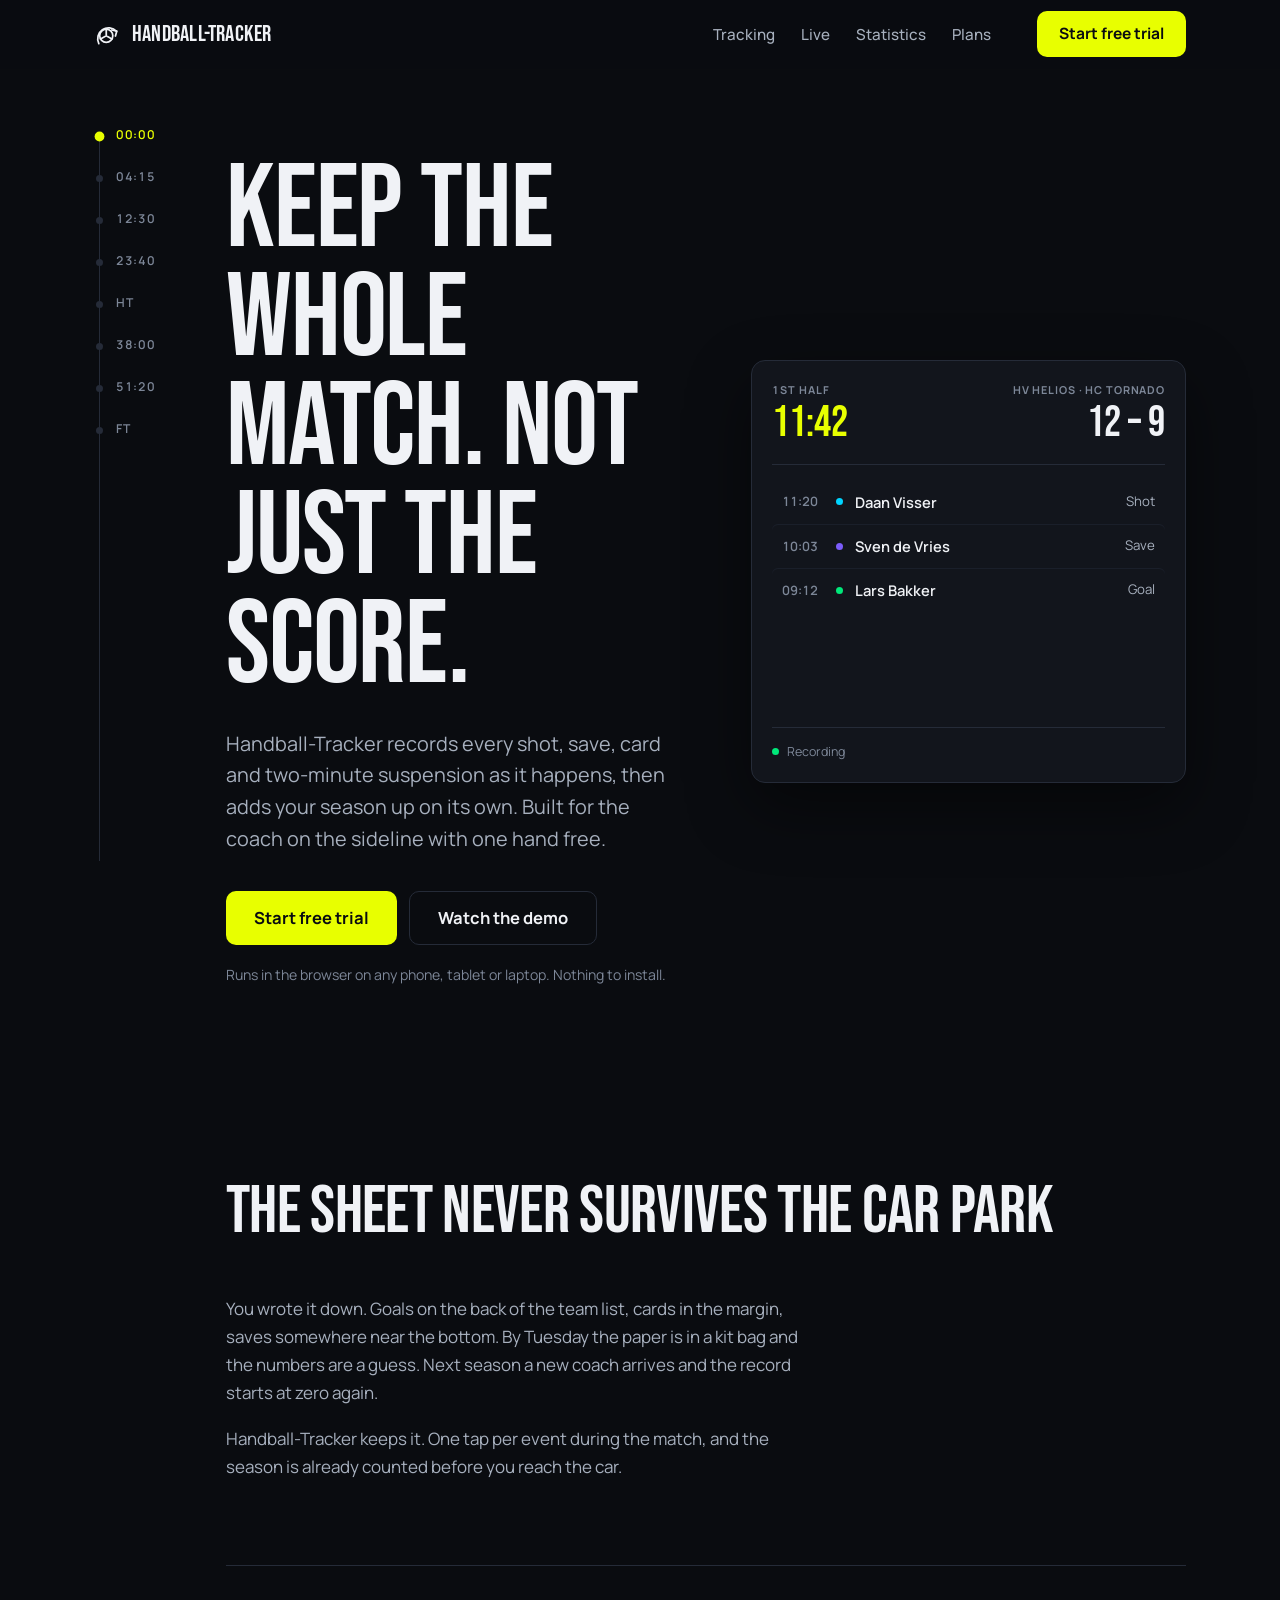
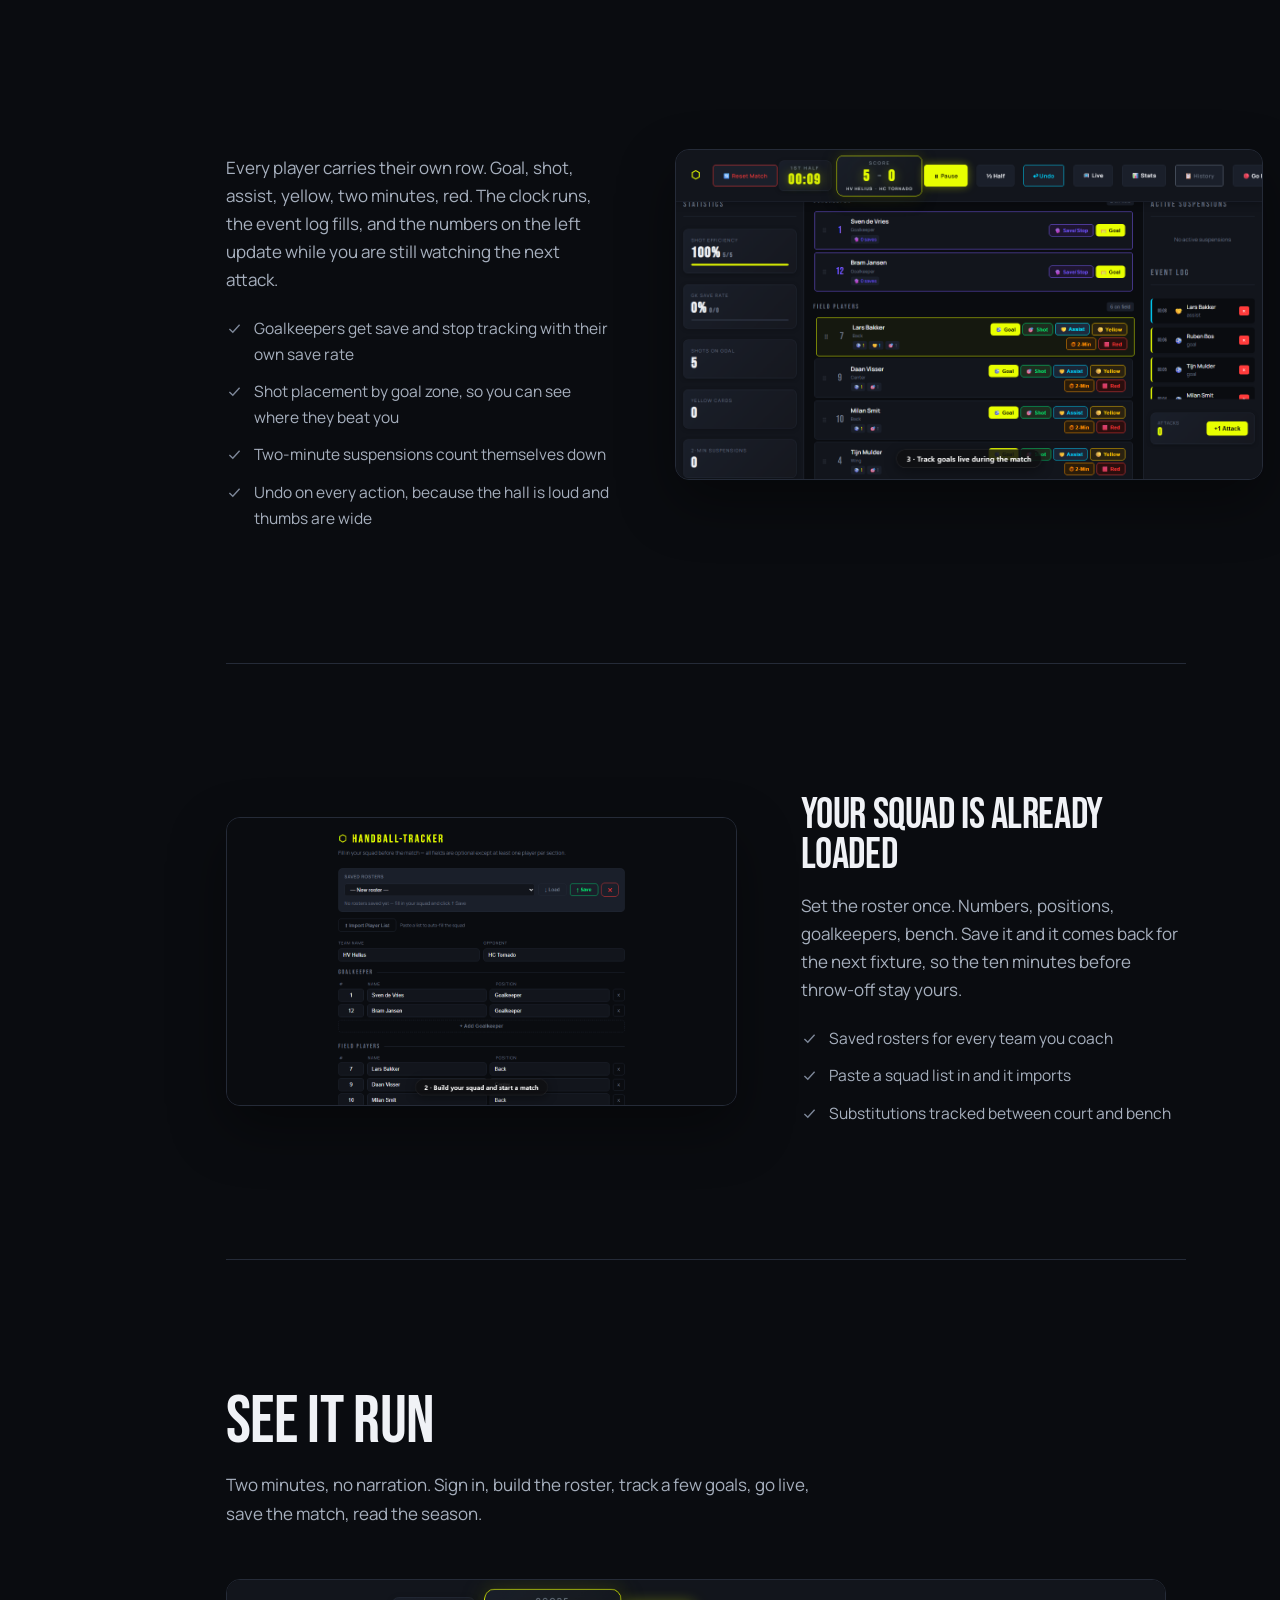
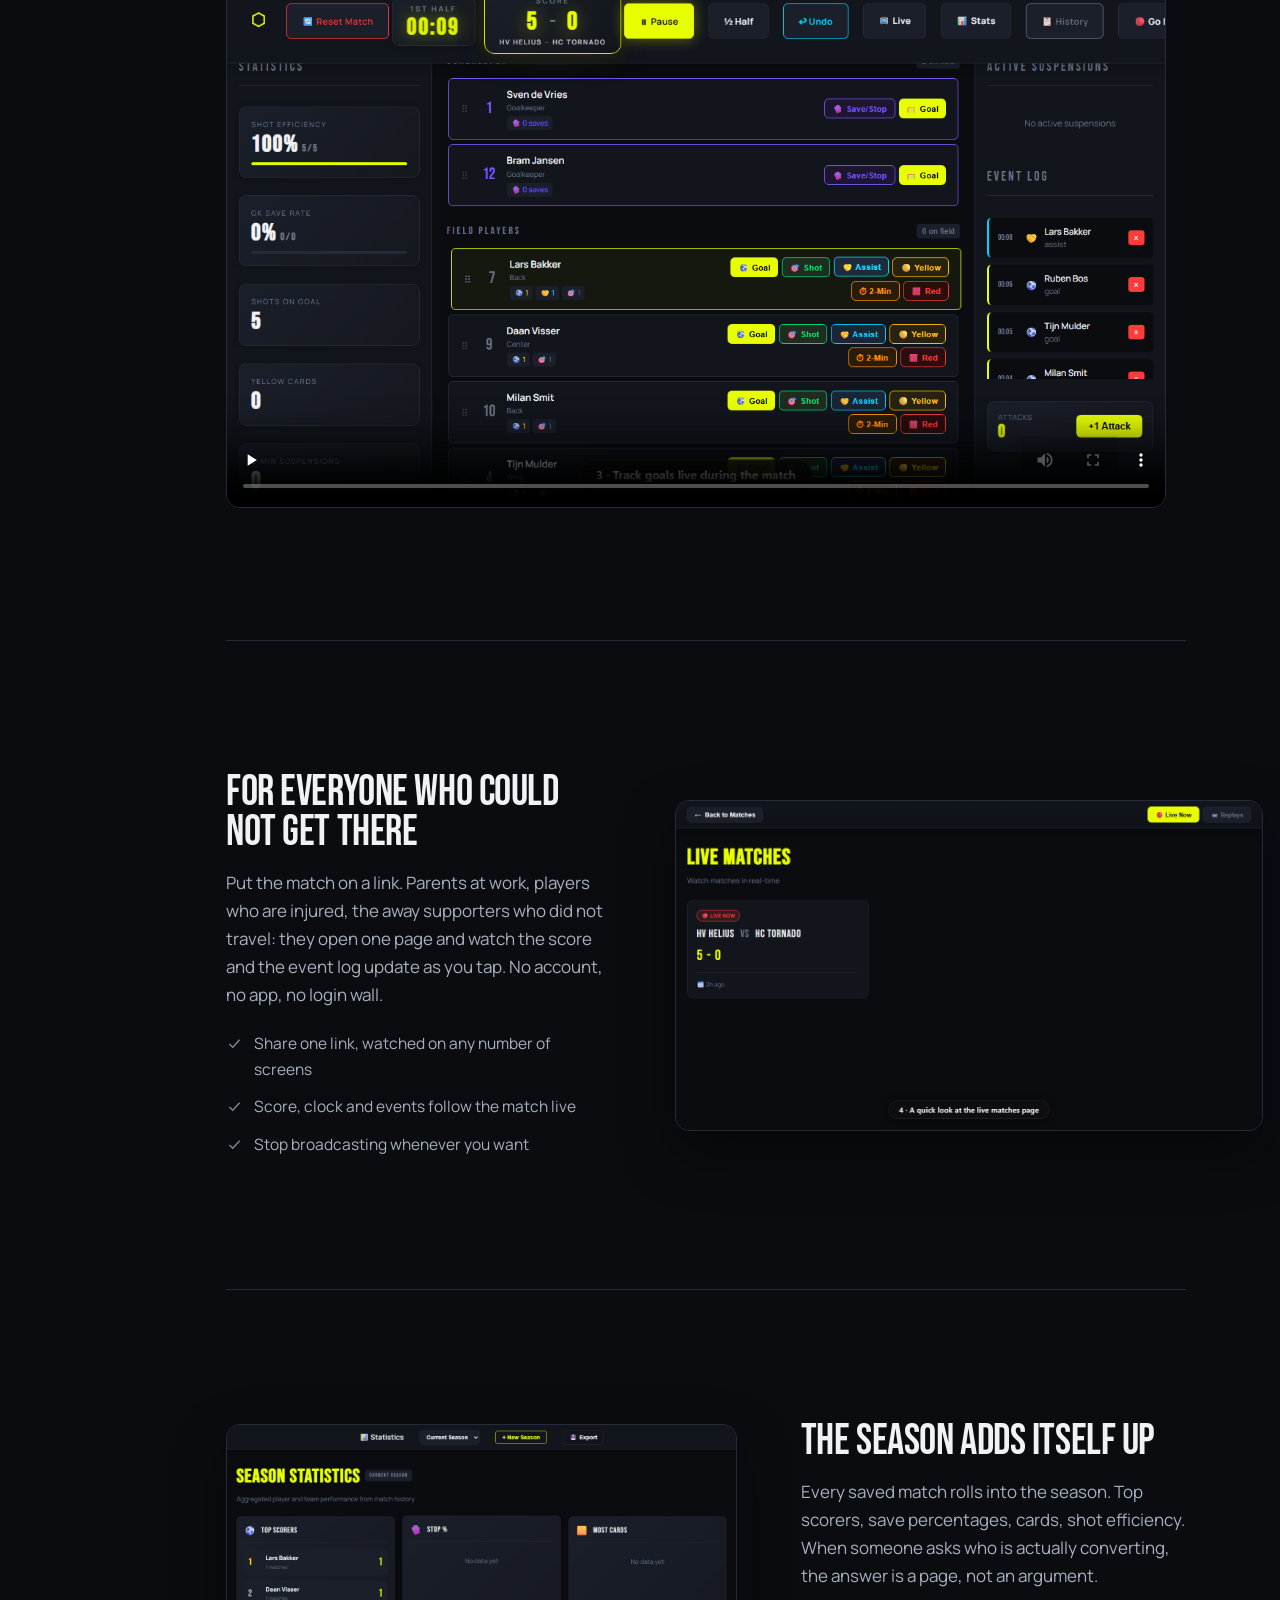
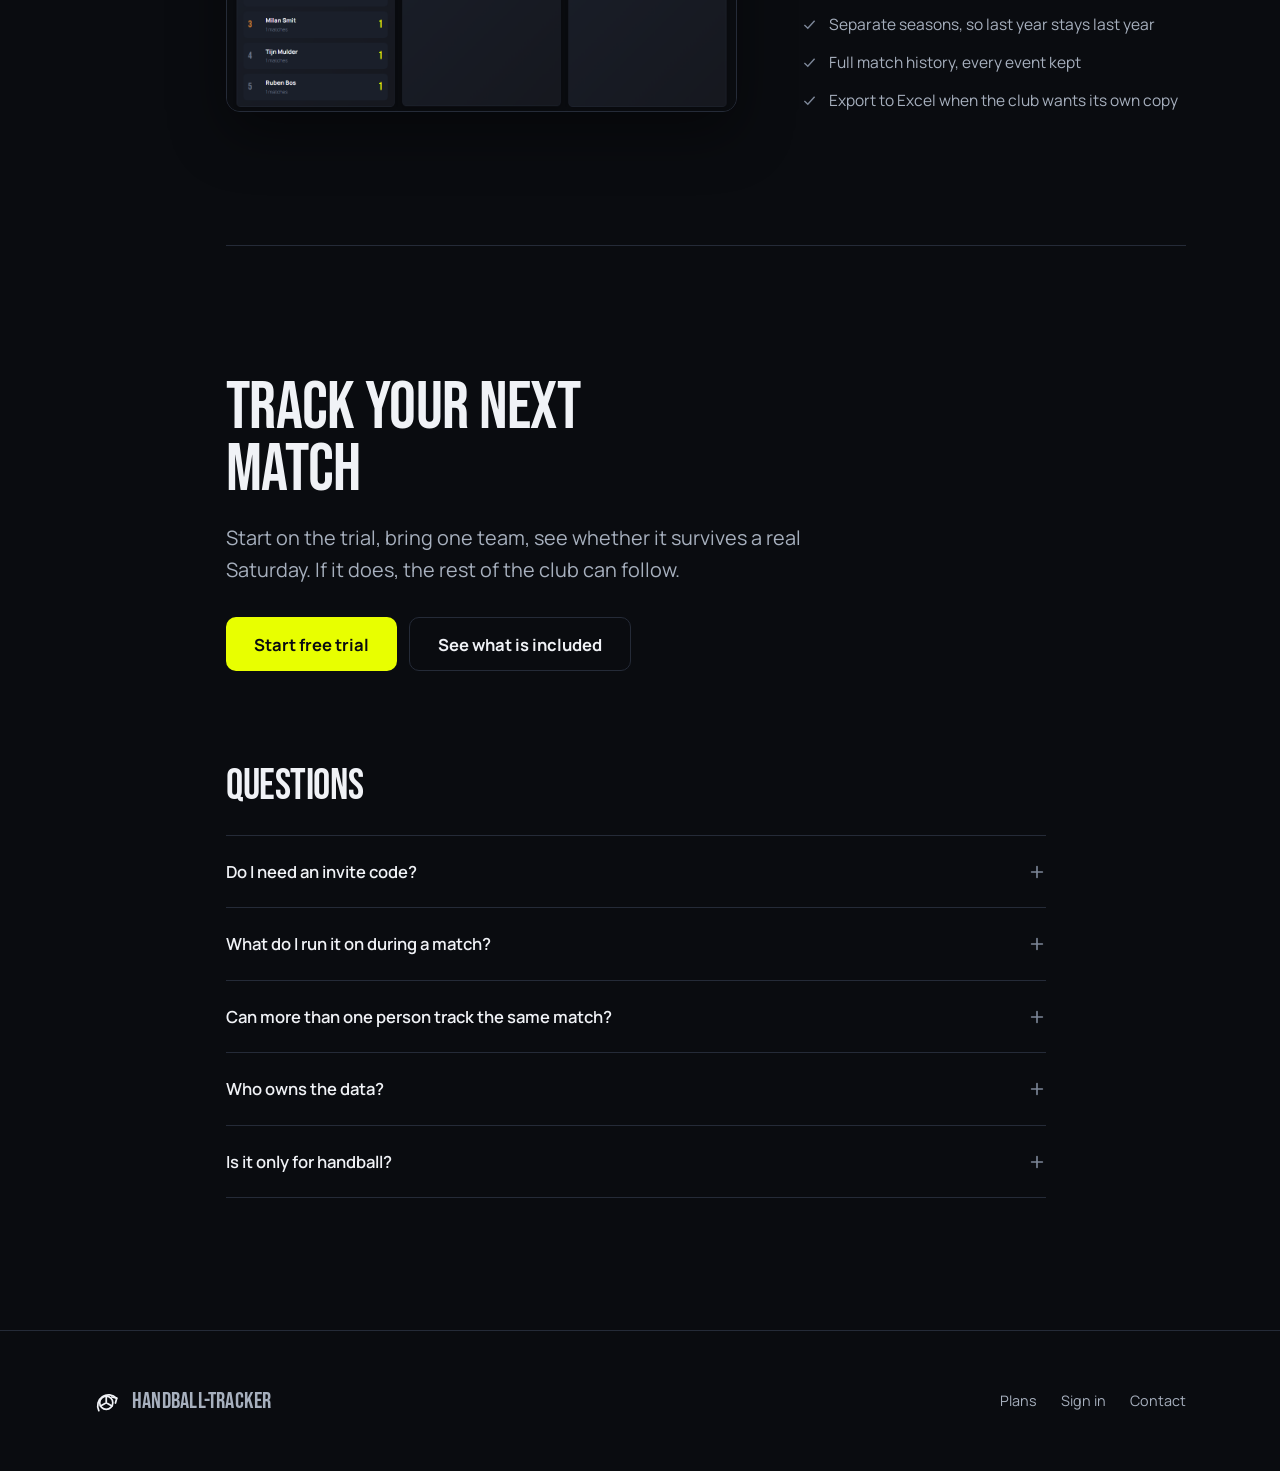
<file: site/index.html>
<!DOCTYPE html>
<html lang="en">
<head>
<meta charset="UTF-8">
<meta name="viewport" content="width=device-width, initial-scale=1">
<title>Handball-Tracker | Keep the whole match, not just the score</title>
<meta name="description" content="Handball-Tracker records every shot, save, card and suspension as it happens, then turns your season into statistics you can use. Built for the coach on the sideline.">

<meta property="og:title" content="Handball-Tracker">
<meta property="og:description" content="Keep the whole match, not just the score. Live match tracking, live broadcast, and season statistics for handball coaches and clubs.">
<meta property="og:type" content="website">

<link rel="icon" href="data:image/svg+xml,%3Csvg xmlns='http://www.w3.org/2000/svg' viewBox='0 0 32 32' fill='none' stroke='%23e8ff00' stroke-width='2.4' stroke-linecap='round' stroke-linejoin='round'%3E%3Ccircle cx='14' cy='18' r='7.5'/%3E%3Cpath d='M14 18V10.5M14 18l-6.5 3.75M14 18l6.5 3.75'/%3E%3Cpath d='M5.5 27A12.5 12.5 0 0 1 25.8 12.9'/%3E%3Cpath d='M20.4 11.4l5.6 1.4-1.5 5.5'/%3E%3C/svg%3E">

<link rel="preconnect" href="https://fonts.googleapis.com">
<link rel="preconnect" href="https://fonts.gstatic.com" crossorigin>
<link href="https://fonts.googleapis.com/css2?family=Bebas+Neue&family=Manrope:wght@400;500;600;700;800&display=swap" rel="stylesheet">
<link rel="stylesheet" href="site.css">
</head>
<body>

<a class="skip-link" href="#main">Skip to content</a>

<header class="nav" id="nav">
  <div class="shell nav-inner">
    <a class="brand" href="index.html">
      <svg viewBox="0 0 32 32" fill="none" stroke="currentColor" stroke-width="2" stroke-linecap="round" stroke-linejoin="round" aria-hidden="true">
        <circle cx="14" cy="18" r="7.5"/>
        <path d="M14 18V10.5M14 18l-6.5 3.75M14 18l6.5 3.75"/>
        <path d="M5.5 27A12.5 12.5 0 0 1 25.8 12.9"/>
        <path d="M20.4 11.4l5.6 1.4-1.5 5.5"/>
      </svg>
      <span class="brand-word">Handball-Tracker</span>
    </a>
    <ul class="nav-links">
      <li><a href="#tracking">Tracking</a></li>
      <li><a href="#live">Live</a></li>
      <li><a href="#stats">Statistics</a></li>
      <li><a href="pricing.html">Plans</a></li>
    </ul>
    <a class="btn btn-primary" href="../index.html">Start free trial</a>
  </div>
</header>

<main id="main">
<div class="shell rail-grid">

  <!-- ------------------------------------------------------ rail -->
  <nav class="rail" aria-label="Page sections">
    <ul class="rail-list" id="rail">
      <li class="rail-item" data-for="throwoff">00:00</li>
      <li class="rail-item" data-for="problem">04:15</li>
      <li class="rail-item" data-for="tracking">12:30</li>
      <li class="rail-item" data-for="squad">23:40</li>
      <li class="rail-item" data-for="demo">HT</li>
      <li class="rail-item" data-for="live">38:00</li>
      <li class="rail-item" data-for="stats">51:20</li>
      <li class="rail-item" data-for="fulltime">FT</li>
    </ul>
  </nav>

  <div>

    <!-- ---------------------------------------------------- hero -->
    <section class="hero" id="throwoff">
      <span class="stamp">00:00 &middot; THROW-OFF</span>
      <div class="hero-grid">
        <div>
          <h1 class="display d-hero" data-reveal>Keep the whole match. Not just the score.</h1>
          <p class="lede reveal-d1" data-reveal>
            Handball-Tracker records every shot, save, card and two-minute suspension as it
            happens, then adds your season up on its own. Built for the coach on the sideline
            with one hand free.
          </p>
          <div class="hero-cta reveal-d2" data-reveal>
            <a class="btn btn-primary btn-lg" href="../index.html">Start free trial</a>
            <a class="btn btn-ghost btn-lg" href="#demo">Watch the demo</a>
          </div>
          <p class="hero-note reveal-d2" data-reveal>
            Runs in the browser on any phone, tablet or laptop. Nothing to install.
          </p>
        </div>

        <!-- live board: the product demonstrating itself -->
        <div class="board reveal-d3" data-reveal aria-hidden="true">
          <div class="board-top">
            <div>
              <div class="board-half" id="boardHalf">1ST HALF</div>
              <div class="board-clock tnum" id="boardClock">00:00</div>
            </div>
            <div class="board-score">
              <div class="t">HV HELIOS &middot; HC TORNADO</div>
              <div class="n tnum"><span id="scoreHome">0</span> &ndash; <span id="scoreAway">0</span></div>
            </div>
          </div>
          <ul class="board-log" id="boardLog"></ul>
          <div class="board-foot">
            <span class="pulse"></span>
            <span id="boardFoot">Recording</span>
          </div>
        </div>
      </div>
    </section>

    <!-- ------------------------------------------------- problem -->
    <section class="sec sec-tight" id="problem">
      <span class="stamp">04:15</span>
      <div class="sec-head">
        <h2 class="display d-1" data-reveal>The sheet never survives the car park</h2>
      </div>
      <p class="reveal-d1" data-reveal>
        You wrote it down. Goals on the back of the team list, cards in the margin, saves
        somewhere near the bottom. By Tuesday the paper is in a kit bag and the numbers are a
        guess. Next season a new coach arrives and the record starts at zero again.
      </p>
      <p class="reveal-d1" data-reveal style="margin-top:18px">
        Handball-Tracker keeps it. One tap per event during the match, and the season is already
        counted before you reach the car.
      </p>
    </section>

    <!-- ------------------------------------------------ tracking -->
    <section class="sec" id="tracking">
      <span class="stamp">12:30</span>
      <div class="feat">
        <div class="feat-copy">
          <h3 class="display d-2" data-reveal>One tap per event</h3>
          <p class="reveal-d1" data-reveal>
            Every player carries their own row. Goal, shot, assist, yellow, two minutes, red.
            The clock runs, the event log fills, and the numbers on the left update while you
            are still watching the next attack.
          </p>
          <ul class="list reveal-d2" data-reveal>
            <li><svg viewBox="0 0 20 20" fill="none" stroke="currentColor" stroke-width="1.6" aria-hidden="true"><path d="M4 10.5l4 4 8-9"/></svg>Goalkeepers get save and stop tracking with their own save rate</li>
            <li><svg viewBox="0 0 20 20" fill="none" stroke="currentColor" stroke-width="1.6" aria-hidden="true"><path d="M4 10.5l4 4 8-9"/></svg>Shot placement by goal zone, so you can see where they beat you</li>
            <li><svg viewBox="0 0 20 20" fill="none" stroke="currentColor" stroke-width="1.6" aria-hidden="true"><path d="M4 10.5l4 4 8-9"/></svg>Two-minute suspensions count themselves down</li>
            <li><svg viewBox="0 0 20 20" fill="none" stroke="currentColor" stroke-width="1.6" aria-hidden="true"><path d="M4 10.5l4 4 8-9"/></svg>Undo on every action, because the hall is loud and thumbs are wide</li>
          </ul>
        </div>
        <div class="shot bleed-r reveal-d2" data-reveal>
          <img src="img/3-goals.png" width="1280" height="720" loading="lazy" decoding="async"
               alt="Match screen mid-game: a running clock, a 5 to 0 score, one row per player with goal, shot, assist and card buttons, and a minute-stamped event log down the right side.">
        </div>
      </div>
    </section>

    <!-- --------------------------------------------------- squad -->
    <section class="sec" id="squad">
      <span class="stamp">23:40</span>
      <div class="feat feat-flip">
        <div class="feat-copy">
          <h3 class="display d-2" data-reveal>Your squad is already loaded</h3>
          <p class="reveal-d1" data-reveal>
            Set the roster once. Numbers, positions, goalkeepers, bench. Save it and it comes
            back for the next fixture, so the ten minutes before throw-off stay yours.
          </p>
          <ul class="list reveal-d2" data-reveal>
            <li><svg viewBox="0 0 20 20" fill="none" stroke="currentColor" stroke-width="1.6" aria-hidden="true"><path d="M4 10.5l4 4 8-9"/></svg>Saved rosters for every team you coach</li>
            <li><svg viewBox="0 0 20 20" fill="none" stroke="currentColor" stroke-width="1.6" aria-hidden="true"><path d="M4 10.5l4 4 8-9"/></svg>Paste a squad list in and it imports</li>
            <li><svg viewBox="0 0 20 20" fill="none" stroke="currentColor" stroke-width="1.6" aria-hidden="true"><path d="M4 10.5l4 4 8-9"/></svg>Substitutions tracked between court and bench</li>
          </ul>
        </div>
        <div class="shot reveal-d2" data-reveal>
          <img src="img/2-roster.png" width="1280" height="720" loading="lazy" decoding="async"
               alt="Roster setup screen listing players with shirt numbers and positions, goalkeepers grouped separately from field players.">
        </div>
      </div>
    </section>

    <!-- ---------------------------------------------------- demo -->
    <section class="sec" id="demo">
      <span class="stamp">HT &middot; HALFTIME</span>
      <div class="sec-head">
        <h2 class="display d-1" data-reveal>See it run</h2>
        <p class="reveal-d1" data-reveal>
          Two minutes, no narration. Sign in, build the roster, track a few goals, go live, save
          the match, read the season.
        </p>
      </div>
      <div class="video-wrap reveal-d2" data-reveal>
        <video controls preload="none" poster="img/3-goals.png"
               aria-label="Silent walkthrough of Handball-Tracker, from sign in to season statistics">
          <source src="img/demo.webm" type="video/webm">
          Your browser cannot play this video. The walkthrough covers sign in, roster setup,
          live goal tracking, broadcasting, saving a match and reading season statistics.
        </video>
      </div>
    </section>

    <!-- ---------------------------------------------------- live -->
    <section class="sec" id="live">
      <span class="stamp">38:00</span>
      <div class="feat">
        <div class="feat-copy">
          <h3 class="display d-2" data-reveal>For everyone who could not get there</h3>
          <p class="reveal-d1" data-reveal>
            Put the match on a link. Parents at work, players who are injured, the away
            supporters who did not travel: they open one page and watch the score and the event
            log update as you tap. No account, no app, no login wall.
          </p>
          <ul class="list reveal-d2" data-reveal>
            <li><svg viewBox="0 0 20 20" fill="none" stroke="currentColor" stroke-width="1.6" aria-hidden="true"><path d="M4 10.5l4 4 8-9"/></svg>Share one link, watched on any number of screens</li>
            <li><svg viewBox="0 0 20 20" fill="none" stroke="currentColor" stroke-width="1.6" aria-hidden="true"><path d="M4 10.5l4 4 8-9"/></svg>Score, clock and events follow the match live</li>
            <li><svg viewBox="0 0 20 20" fill="none" stroke="currentColor" stroke-width="1.6" aria-hidden="true"><path d="M4 10.5l4 4 8-9"/></svg>Stop broadcasting whenever you want</li>
          </ul>
        </div>
        <div class="shot bleed-r reveal-d2" data-reveal>
          <img src="img/4b-livepage.png" width="1280" height="720" loading="lazy" decoding="async"
               alt="Public live page showing the current score and a running list of match events, viewed by a follower with no account.">
        </div>
      </div>
    </section>

    <!-- --------------------------------------------------- stats -->
    <section class="sec" id="stats">
      <span class="stamp">51:20</span>
      <div class="feat feat-flip">
        <div class="feat-copy">
          <h3 class="display d-2" data-reveal>The season adds itself up</h3>
          <p class="reveal-d1" data-reveal>
            Every saved match rolls into the season. Top scorers, save percentages, cards, shot
            efficiency. When someone asks who is actually converting, the answer is a page, not
            an argument.
          </p>
          <ul class="list reveal-d2" data-reveal>
            <li><svg viewBox="0 0 20 20" fill="none" stroke="currentColor" stroke-width="1.6" aria-hidden="true"><path d="M4 10.5l4 4 8-9"/></svg>Separate seasons, so last year stays last year</li>
            <li><svg viewBox="0 0 20 20" fill="none" stroke="currentColor" stroke-width="1.6" aria-hidden="true"><path d="M4 10.5l4 4 8-9"/></svg>Full match history, every event kept</li>
            <li><svg viewBox="0 0 20 20" fill="none" stroke="currentColor" stroke-width="1.6" aria-hidden="true"><path d="M4 10.5l4 4 8-9"/></svg>Export to Excel when the club wants its own copy</li>
          </ul>
        </div>
        <div class="shot reveal-d2" data-reveal>
          <img src="img/6-stats.png" width="1280" height="720" loading="lazy" decoding="async"
               alt="Season statistics page with a top scorers table, goalkeeper stop percentage and a most cards panel.">
        </div>
      </div>
    </section>

    <!-- ------------------------------------------------ fulltime -->
    <section class="sec" id="fulltime">
      <span class="stamp">FT &middot; FULL TIME</span>

      <div class="closing">
        <h2 class="display d-1" data-reveal>Track your next match</h2>
        <p class="lede reveal-d1" data-reveal style="margin-top:20px">
          Start on the trial, bring one team, see whether it survives a real Saturday. If it
          does, the rest of the club can follow.
        </p>
        <div class="hero-cta reveal-d2" data-reveal>
          <a class="btn btn-primary btn-lg" href="../index.html">Start free trial</a>
          <a class="btn btn-ghost btn-lg" href="pricing.html">See what is included</a>
        </div>
      </div>

      <h2 class="display d-2" data-reveal style="margin-top:96px;margin-bottom:28px">Questions</h2>
      <div class="faq">
        <details class="faq-item">
          <summary class="faq-q">
            Do I need an invite code?
            <svg viewBox="0 0 20 20" fill="none" stroke="currentColor" stroke-width="1.8" stroke-linecap="round" aria-hidden="true"><path d="M10 4v12M4 10h12"/></svg>
          </summary>
          <div class="faq-a">
            <p>Yes. Accounts are created with an invite code while the product is in early
            access. If your club already uses it, ask whoever set it up. If not, request a
            personal code from the sign-in screen and you will have one back shortly.</p>
          </div>
        </details>
        <details class="faq-item">
          <summary class="faq-q">
            What do I run it on during a match?
            <svg viewBox="0 0 20 20" fill="none" stroke="currentColor" stroke-width="1.8" stroke-linecap="round" aria-hidden="true"><path d="M10 4v12M4 10h12"/></svg>
          </summary>
          <div class="faq-a">
            <p>A browser. Phone, tablet or laptop, whatever you already carry. A tablet gives
            you the biggest buttons, which matters more than you would think at 3 to 3 with
            four minutes left. There is nothing to install and no app store.</p>
          </div>
        </details>
        <details class="faq-item">
          <summary class="faq-q">
            Can more than one person track the same match?
            <svg viewBox="0 0 20 20" fill="none" stroke="currentColor" stroke-width="1.8" stroke-linecap="round" aria-hidden="true"><path d="M10 4v12M4 10h12"/></svg>
          </summary>
          <div class="faq-a">
            <p>Your matches sync across your own devices, so you can start on a phone and
            finish on a tablet. Followers watching the live link see the match update but
            cannot change anything.</p>
          </div>
        </details>
        <details class="faq-item">
          <summary class="faq-q">
            Who owns the data?
            <svg viewBox="0 0 20 20" fill="none" stroke="currentColor" stroke-width="1.8" stroke-linecap="round" aria-hidden="true"><path d="M10 4v12M4 10h12"/></svg>
          </summary>
          <div class="faq-a">
            <p>You do. Every match and season can be exported to Excel at any time, so the
            club keeps its own copy of its own history regardless of what happens to any
            subscription.</p>
          </div>
        </details>
        <details class="faq-item">
          <summary class="faq-q">
            Is it only for handball?
            <svg viewBox="0 0 20 20" fill="none" stroke="currentColor" stroke-width="1.8" stroke-linecap="round" aria-hidden="true"><path d="M10 4v12M4 10h12"/></svg>
          </summary>
          <div class="faq-a">
            <p>Only handball. Two-minute suspensions, seven metre throws, goalkeeper stop
            percentage and attack counts are built into the way it works, not bolted onto a
            generic sports tracker.</p>
          </div>
        </details>
      </div>
    </section>

  </div>
</div>
</main>

<footer class="footer">
  <div class="shell footer-inner">
    <a class="brand" href="index.html">
      <svg viewBox="0 0 32 32" fill="none" stroke="currentColor" stroke-width="2" stroke-linecap="round" stroke-linejoin="round" aria-hidden="true">
        <circle cx="14" cy="18" r="7.5"/>
        <path d="M14 18V10.5M14 18l-6.5 3.75M14 18l6.5 3.75"/>
        <path d="M5.5 27A12.5 12.5 0 0 1 25.8 12.9"/>
        <path d="M20.4 11.4l5.6 1.4-1.5 5.5"/>
      </svg>
      <span class="brand-word">Handball-Tracker</span>
    </a>
    <ul class="footer-links">
      <li><a href="pricing.html">Plans</a></li>
      <li><a href="../index.html">Sign in</a></li>
      <li><a href="mailto:jeremybekkers@icloud.com">Contact</a></li>
    </ul>
  </div>
</footer>

<script src="site.js"></script>
</body>
</html>
</file>
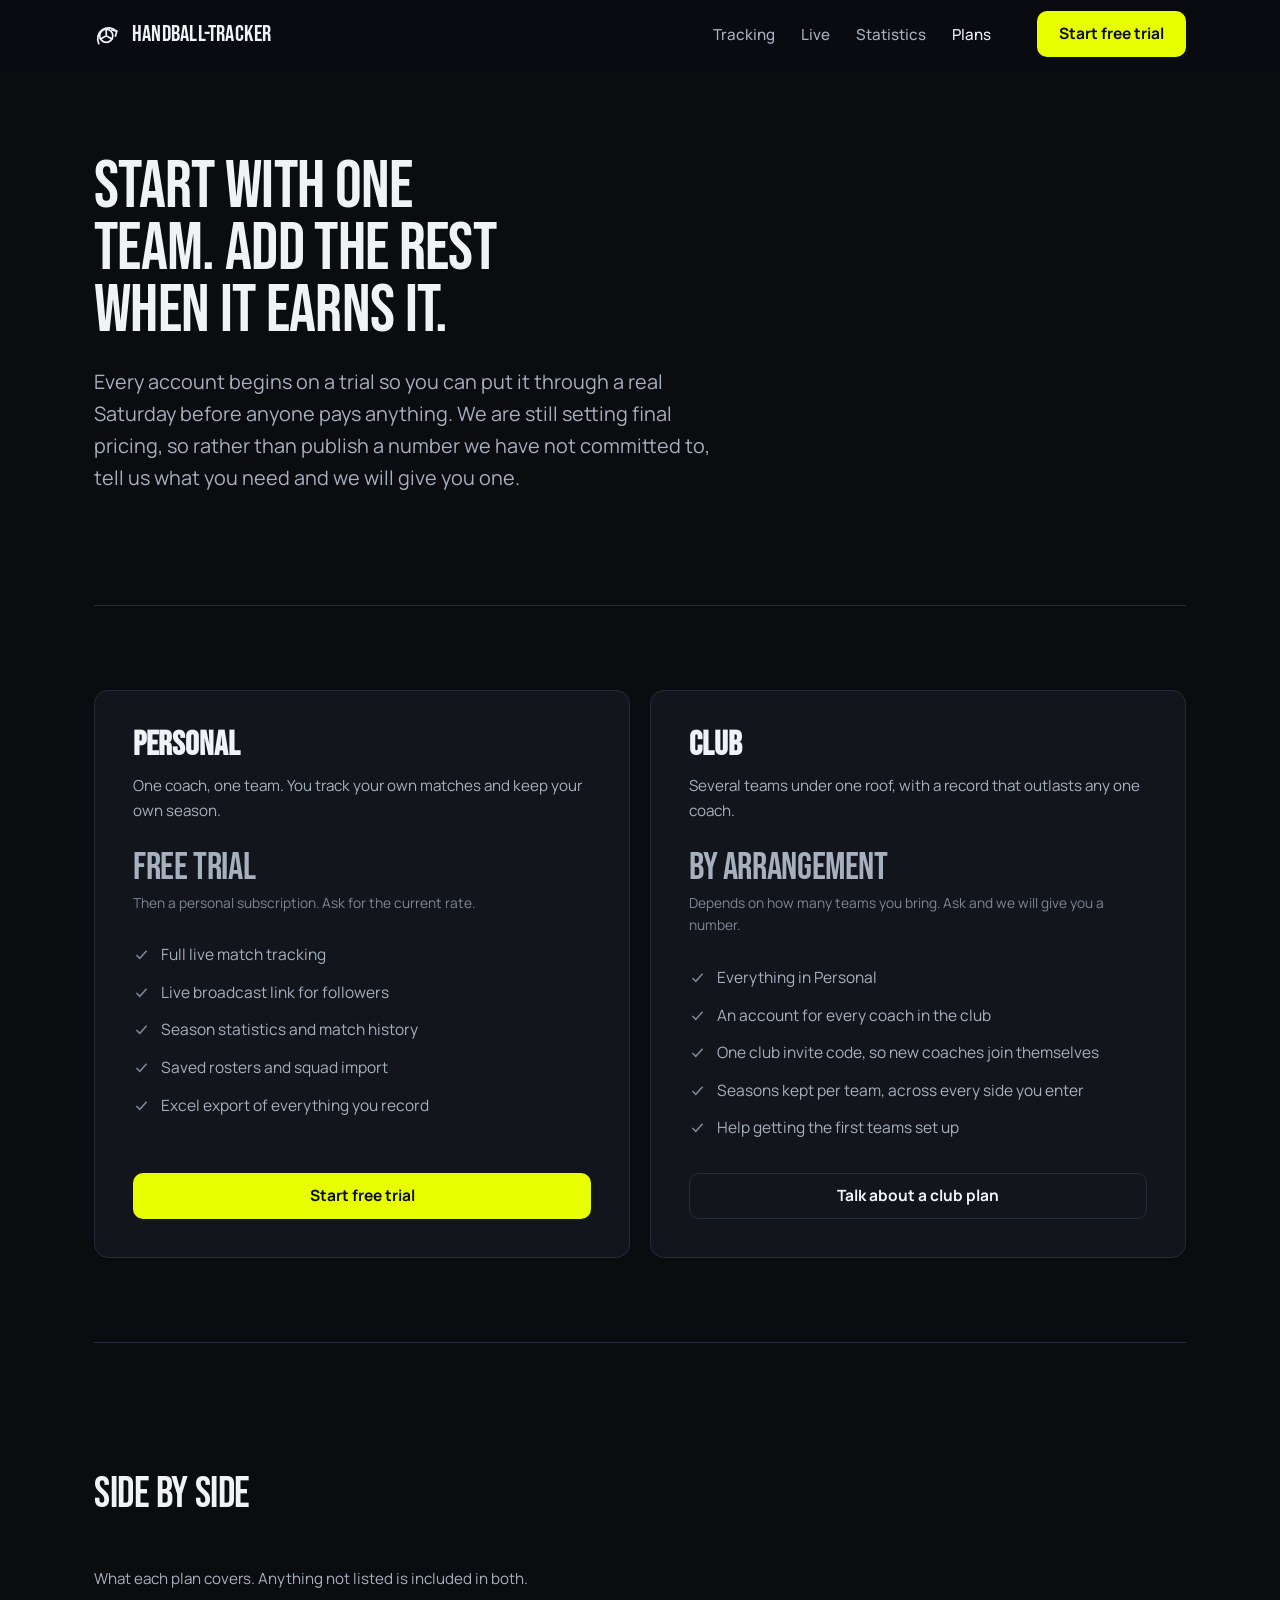
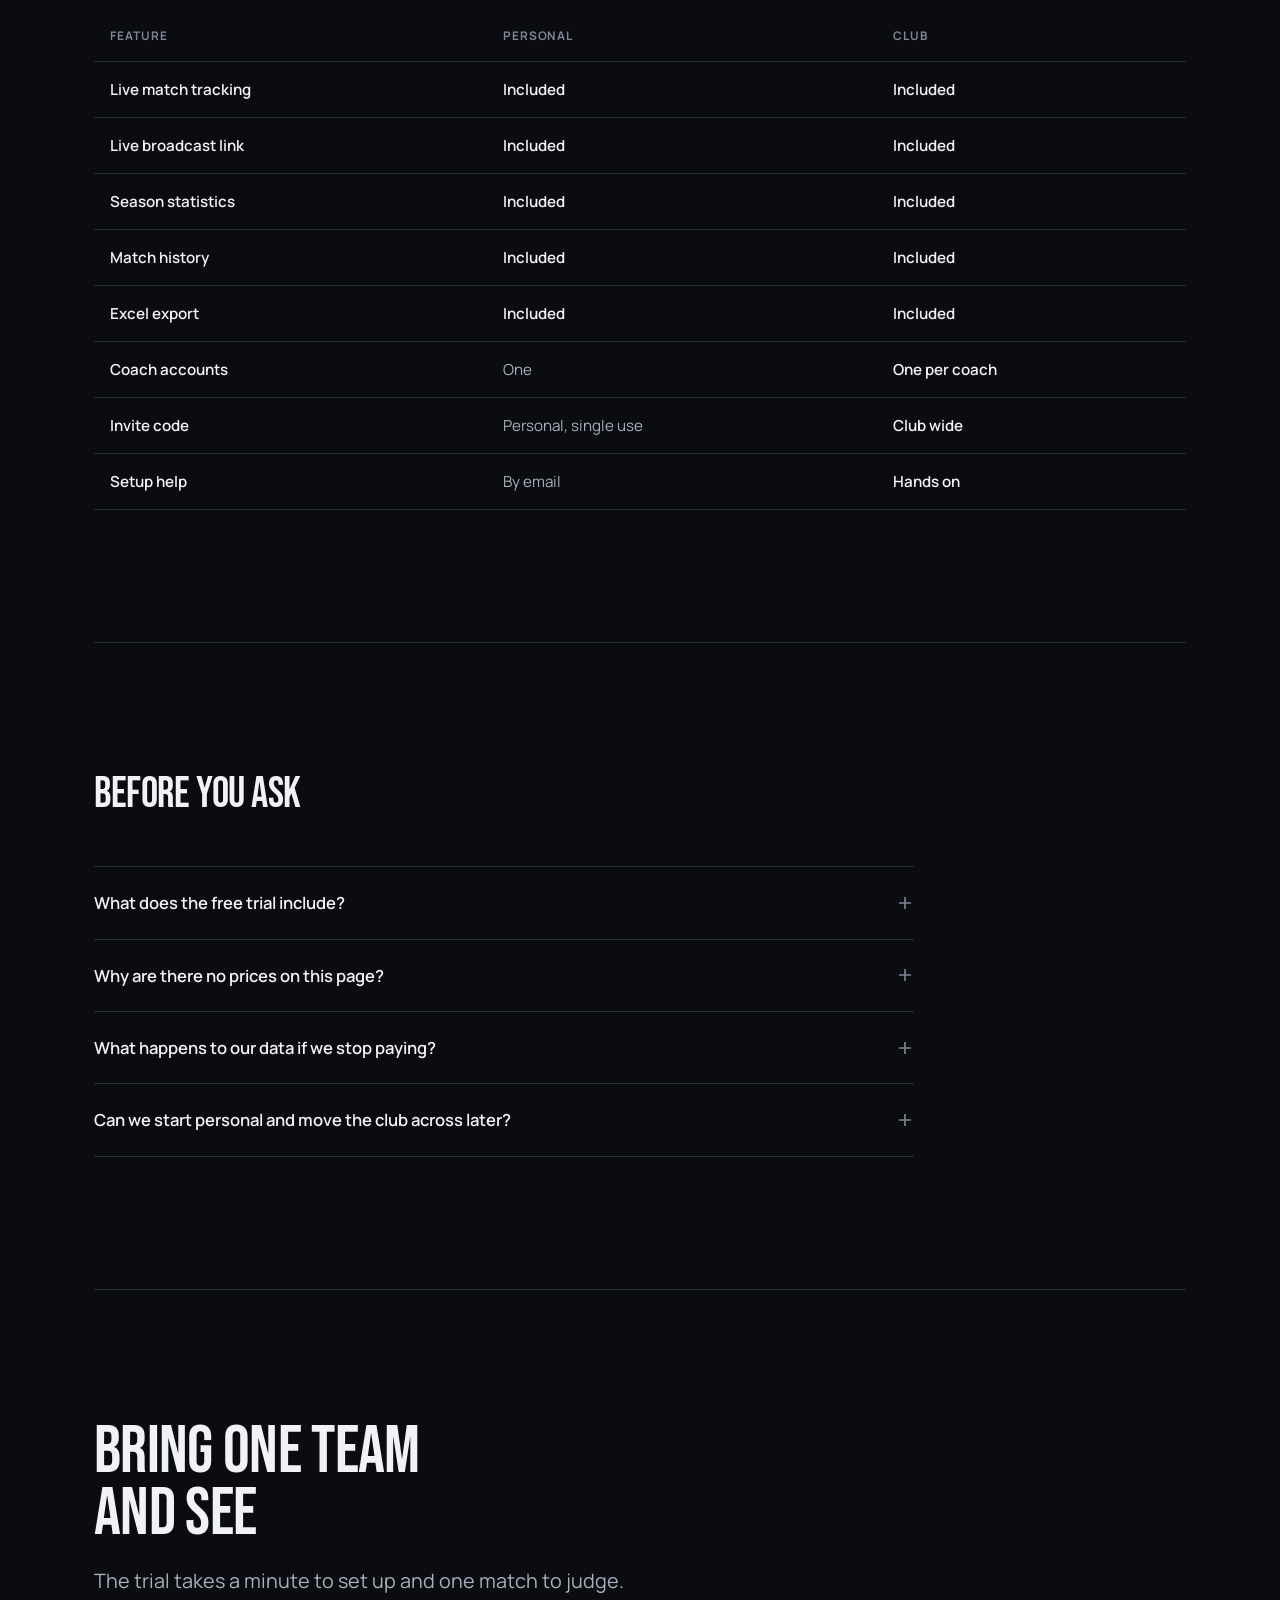
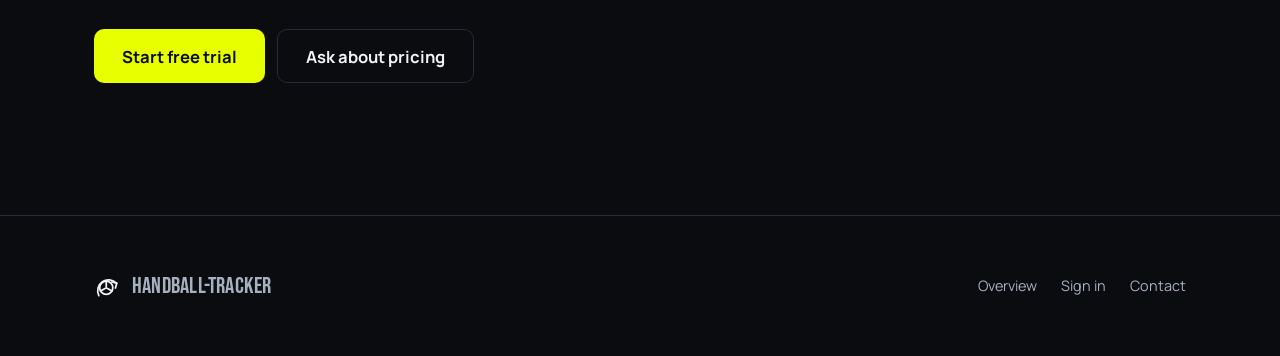
<file: site/pricing.html>
<!DOCTYPE html>
<html lang="en">
<head>
<meta charset="UTF-8">
<meta name="viewport" content="width=device-width, initial-scale=1">
<title>Plans | Handball-Tracker</title>
<meta name="description" content="Start on a free trial with one team. Personal access for a single coach, or a club plan covering every team. Pricing is being finalised, so ask and we will give you a number.">

<link rel="icon" href="data:image/svg+xml,%3Csvg xmlns='http://www.w3.org/2000/svg' viewBox='0 0 32 32' fill='none' stroke='%23e8ff00' stroke-width='2.4' stroke-linecap='round' stroke-linejoin='round'%3E%3Ccircle cx='14' cy='18' r='7.5'/%3E%3Cpath d='M14 18V10.5M14 18l-6.5 3.75M14 18l6.5 3.75'/%3E%3Cpath d='M5.5 27A12.5 12.5 0 0 1 25.8 12.9'/%3E%3Cpath d='M20.4 11.4l5.6 1.4-1.5 5.5'/%3E%3C/svg%3E">

<link rel="preconnect" href="https://fonts.googleapis.com">
<link rel="preconnect" href="https://fonts.gstatic.com" crossorigin>
<link href="https://fonts.googleapis.com/css2?family=Bebas+Neue&family=Manrope:wght@400;500;600;700;800&display=swap" rel="stylesheet">
<link rel="stylesheet" href="site.css">
</head>
<body>

<a class="skip-link" href="#main">Skip to content</a>

<header class="nav" id="nav">
  <div class="shell nav-inner">
    <a class="brand" href="index.html">
      <svg viewBox="0 0 32 32" fill="none" stroke="currentColor" stroke-width="2" stroke-linecap="round" stroke-linejoin="round" aria-hidden="true">
        <circle cx="14" cy="18" r="7.5"/>
        <path d="M14 18V10.5M14 18l-6.5 3.75M14 18l6.5 3.75"/>
        <path d="M5.5 27A12.5 12.5 0 0 1 25.8 12.9"/>
        <path d="M20.4 11.4l5.6 1.4-1.5 5.5"/>
      </svg>
      <span class="brand-word">Handball-Tracker</span>
    </a>
    <ul class="nav-links">
      <li><a href="index.html#tracking">Tracking</a></li>
      <li><a href="index.html#live">Live</a></li>
      <li><a href="index.html#stats">Statistics</a></li>
      <li><a href="pricing.html" aria-current="page">Plans</a></li>
    </ul>
    <a class="btn btn-primary" href="../index.html">Start free trial</a>
  </div>
</header>

<main id="main">
<div class="shell">

  <section class="hero">
    <h1 class="display d-1" data-reveal style="max-width:16ch">Start with one team. Add the rest when it earns it.</h1>
    <p class="lede reveal-d1" data-reveal style="margin-top:24px">
      Every account begins on a trial so you can put it through a real Saturday before anyone
      pays anything. We are still setting final pricing, so rather than publish a number we
      have not committed to, tell us what you need and we will give you one.
    </p>
  </section>

  <section class="sec sec-tight" style="border-top:1px solid var(--ink-700)">
    <div class="plans">

      <article class="plan" data-reveal>
        <h2 class="plan-name">Personal</h2>
        <p class="plan-for">One coach, one team. You track your own matches and keep your own season.</p>
        <p class="plan-price display">Free trial</p>
        <p class="plan-price-note">Then a personal subscription. Ask for the current rate.</p>
        <ul class="list">
          <li><svg viewBox="0 0 20 20" fill="none" stroke="currentColor" stroke-width="1.8" aria-hidden="true"><path d="M4 10.5l4 4 8-9"/></svg>Full live match tracking</li>
          <li><svg viewBox="0 0 20 20" fill="none" stroke="currentColor" stroke-width="1.8" aria-hidden="true"><path d="M4 10.5l4 4 8-9"/></svg>Live broadcast link for followers</li>
          <li><svg viewBox="0 0 20 20" fill="none" stroke="currentColor" stroke-width="1.8" aria-hidden="true"><path d="M4 10.5l4 4 8-9"/></svg>Season statistics and match history</li>
          <li><svg viewBox="0 0 20 20" fill="none" stroke="currentColor" stroke-width="1.8" aria-hidden="true"><path d="M4 10.5l4 4 8-9"/></svg>Saved rosters and squad import</li>
          <li><svg viewBox="0 0 20 20" fill="none" stroke="currentColor" stroke-width="1.8" aria-hidden="true"><path d="M4 10.5l4 4 8-9"/></svg>Excel export of everything you record</li>
        </ul>
        <a class="btn btn-primary" href="../index.html">Start free trial</a>
      </article>

      <article class="plan reveal-d1" data-reveal>
        <h2 class="plan-name">Club</h2>
        <p class="plan-for">Several teams under one roof, with a record that outlasts any one coach.</p>
        <p class="plan-price display">By arrangement</p>
        <p class="plan-price-note">Depends on how many teams you bring. Ask and we will give you a number.</p>
        <ul class="list">
          <li><svg viewBox="0 0 20 20" fill="none" stroke="currentColor" stroke-width="1.8" aria-hidden="true"><path d="M4 10.5l4 4 8-9"/></svg>Everything in Personal</li>
          <li><svg viewBox="0 0 20 20" fill="none" stroke="currentColor" stroke-width="1.8" aria-hidden="true"><path d="M4 10.5l4 4 8-9"/></svg>An account for every coach in the club</li>
          <li><svg viewBox="0 0 20 20" fill="none" stroke="currentColor" stroke-width="1.8" aria-hidden="true"><path d="M4 10.5l4 4 8-9"/></svg>One club invite code, so new coaches join themselves</li>
          <li><svg viewBox="0 0 20 20" fill="none" stroke="currentColor" stroke-width="1.8" aria-hidden="true"><path d="M4 10.5l4 4 8-9"/></svg>Seasons kept per team, across every side you enter</li>
          <li><svg viewBox="0 0 20 20" fill="none" stroke="currentColor" stroke-width="1.8" aria-hidden="true"><path d="M4 10.5l4 4 8-9"/></svg>Help getting the first teams set up</li>
        </ul>
        <a class="btn btn-ghost" href="mailto:jeremybekkers@icloud.com?subject=Handball-Tracker%20club%20plan">Talk about a club plan</a>
      </article>

    </div>
  </section>

  <section class="sec">
    <div class="sec-head">
      <h2 class="display d-2" data-reveal>Side by side</h2>
    </div>
    <div class="compare-scroll reveal-d1" data-reveal>
      <table class="compare">
        <caption>What each plan covers. Anything not listed is included in both.</caption>
        <thead>
          <tr>
            <th scope="col">Feature</th>
            <th scope="col">Personal</th>
            <th scope="col">Club</th>
          </tr>
        </thead>
        <tbody>
          <tr><th scope="row">Live match tracking</th><td class="yes">Included</td><td class="yes">Included</td></tr>
          <tr><th scope="row">Live broadcast link</th><td class="yes">Included</td><td class="yes">Included</td></tr>
          <tr><th scope="row">Season statistics</th><td class="yes">Included</td><td class="yes">Included</td></tr>
          <tr><th scope="row">Match history</th><td class="yes">Included</td><td class="yes">Included</td></tr>
          <tr><th scope="row">Excel export</th><td class="yes">Included</td><td class="yes">Included</td></tr>
          <tr><th scope="row">Coach accounts</th><td>One</td><td class="yes">One per coach</td></tr>
          <tr><th scope="row">Invite code</th><td>Personal, single use</td><td class="yes">Club wide</td></tr>
          <tr><th scope="row">Setup help</th><td>By email</td><td class="yes">Hands on</td></tr>
        </tbody>
      </table>
    </div>
  </section>

  <section class="sec">
    <div class="sec-head">
      <h2 class="display d-2" data-reveal>Before you ask</h2>
    </div>
    <div class="faq reveal-d1" data-reveal>
      <details class="faq-item">
          <summary class="faq-q">
          What does the free trial include?
          <svg viewBox="0 0 20 20" fill="none" stroke="currentColor" stroke-width="1.8" stroke-linecap="round" aria-hidden="true"><path d="M10 4v12M4 10h12"/></svg>
          </summary>
          <div class="faq-a">
          <p>The whole product. Track real matches, broadcast them, save them, read the season.
          Trial accounts are capped by the number of sign ins rather than crippled by feature,
          because a tracker you cannot fully use tells you nothing.</p>
          </div>
        </details>
      <details class="faq-item">
          <summary class="faq-q">
          Why are there no prices on this page?
          <svg viewBox="0 0 20 20" fill="none" stroke="currentColor" stroke-width="1.8" stroke-linecap="round" aria-hidden="true"><path d="M10 4v12M4 10h12"/></svg>
          </summary>
          <div class="faq-a">
          <p>Because they are not final yet, and publishing a number we might change is worse
          than asking you to send one message. Email us and you will get the current rate the
          same way an existing customer would.</p>
          </div>
        </details>
      <details class="faq-item">
          <summary class="faq-q">
          What happens to our data if we stop paying?
          <svg viewBox="0 0 20 20" fill="none" stroke="currentColor" stroke-width="1.8" stroke-linecap="round" aria-hidden="true"><path d="M10 4v12M4 10h12"/></svg>
          </summary>
          <div class="faq-a">
          <p>Export everything to Excel whenever you like, including before you decide. The
          club's history belongs to the club and should never be the reason you feel stuck.</p>
          </div>
        </details>
      <details class="faq-item">
          <summary class="faq-q">
          Can we start personal and move the club across later?
          <svg viewBox="0 0 20 20" fill="none" stroke="currentColor" stroke-width="1.8" stroke-linecap="round" aria-hidden="true"><path d="M10 4v12M4 10h12"/></svg>
          </summary>
          <div class="faq-a">
          <p>That is the usual route. One coach tries it for a season, it survives, and the club
          then moves to a club code so everyone else can join. Your existing matches come with
          you.</p>
          </div>
        </details>
    </div>
  </section>

  <section class="sec closing">
    <h2 class="display d-1" data-reveal>Bring one team and see</h2>
    <p class="lede reveal-d1" data-reveal style="margin-top:20px">
      The trial takes a minute to set up and one match to judge.
    </p>
    <div class="hero-cta reveal-d2" data-reveal>
      <a class="btn btn-primary btn-lg" href="../index.html">Start free trial</a>
      <a class="btn btn-ghost btn-lg" href="mailto:jeremybekkers@icloud.com?subject=Handball-Tracker%20pricing">Ask about pricing</a>
    </div>
  </section>

</div>
</main>

<footer class="footer">
  <div class="shell footer-inner">
    <a class="brand" href="index.html">
      <svg viewBox="0 0 32 32" fill="none" stroke="currentColor" stroke-width="2" stroke-linecap="round" stroke-linejoin="round" aria-hidden="true">
        <circle cx="14" cy="18" r="7.5"/>
        <path d="M14 18V10.5M14 18l-6.5 3.75M14 18l6.5 3.75"/>
        <path d="M5.5 27A12.5 12.5 0 0 1 25.8 12.9"/>
        <path d="M20.4 11.4l5.6 1.4-1.5 5.5"/>
      </svg>
      <span class="brand-word">Handball-Tracker</span>
    </a>
    <ul class="footer-links">
      <li><a href="index.html">Overview</a></li>
      <li><a href="../index.html">Sign in</a></li>
      <li><a href="mailto:jeremybekkers@icloud.com">Contact</a></li>
    </ul>
  </div>
</footer>

<script src="site.js"></script>
</body>
</html>
</file>
<file: site/site.css>
/* ===================================================================
   HANDBALL-TRACKER / BRAND SITE
   Tokens inherited from the app (polish-theme.css) so the two
   surfaces cannot drift. See DESIGN.md.
   =================================================================== */

:root {
  /* Surfaces. Tinted toward blue, never pure grey, never #000 */
  --ink-900: #0a0c10;
  --ink-850: #12151c;
  --ink-800: #1a1f2a;
  --ink-700: #252b38;

  /* Text */
  --text-1: #f0f2f6;
  --text-2: #a7b0be;  /* body copy, 8.7:1 on canvas */
  --text-3: #7d8798;  /* 5.2:1 on canvas, 4.9:1 on raised. Safe at 12px */

  /* The accent. Budget: CTA, live numerals, active rail marker, focus */
  --volt: #e8ff00;

  /* Event dots only. Never surface, text, or border */
  --ev-goal: #00e87a;
  --ev-save: #7b5cfa;
  --ev-shot: #00d4ff;
  --ev-card: #ffc700;
  --ev-red: #ff3b3b;

  --radius-sm: 6px;
  --radius-md: 10px;
  --radius-lg: 14px;

  --rail-w: 92px;
  --measure: 60ch;   /* ~73 rendered characters in Manrope, whose `ch` runs wide */
  --gutter: clamp(20px, 5vw, 64px);
  --shell: 1220px;

  --ease-out: cubic-bezier(0.16, 1, 0.3, 1);
  --dur-fast: 160ms;
  --dur-base: 240ms;
  --dur-slow: 560ms;

  --font-display: 'Bebas Neue', 'Arial Narrow', sans-serif;
  --font-text: 'Manrope', ui-sans-serif, system-ui, sans-serif;
}

/* ---------------------------------------------------------------- reset */

*,
*::before,
*::after { box-sizing: border-box; }

* { margin: 0; padding: 0; }

html {
  -webkit-text-size-adjust: 100%;
  scroll-behavior: smooth;
}

body {
  background: var(--ink-900);
  color: var(--text-1);
  font-family: var(--font-text);
  font-size: 17px;
  line-height: 1.65;
  font-variant-numeric: tabular-nums;
  -webkit-font-smoothing: antialiased;
  overflow-x: hidden;
}

img,
video { max-width: 100%; display: block; }

a { color: inherit; }

button { font: inherit; color: inherit; background: none; border: none; }

:focus-visible {
  outline: 2px solid var(--volt);
  outline-offset: 3px;
  border-radius: 2px;
}

::selection {
  background: var(--volt);
  color: var(--ink-900);
}

.skip-link {
  position: absolute;
  left: 12px;
  top: -60px;
  z-index: 200;
  padding: 10px 16px;
  background: var(--volt);
  color: var(--ink-900);
  font-weight: 700;
  border-radius: var(--radius-sm);
  transition: top var(--dur-fast) var(--ease-out);
}

.skip-link:focus { top: 12px; }

.vh {
  position: absolute;
  width: 1px; height: 1px;
  overflow: hidden;
  clip-path: inset(50%);
  white-space: nowrap;
}

/* ----------------------------------------------------------- typography */

h1, h2, h3 { font-weight: 700; }

.display {
  font-family: var(--font-display);
  font-weight: 400;
  letter-spacing: -0.01em;
  line-height: 0.92;
  text-transform: uppercase;
}

.d-hero { font-size: clamp(3.4rem, 10vw, 7.4rem); }
.d-1    { font-size: clamp(2.4rem, 5.6vw, 4.2rem); }
.d-2    { font-size: clamp(1.9rem, 3.4vw, 2.7rem); }

.lede {
  font-size: clamp(1.06rem, 1.6vw, 1.24rem);
  line-height: 1.6;
  color: var(--text-2);
  max-width: 54ch;
}

p { max-width: var(--measure); color: var(--text-2); }

.tnum { font-variant-numeric: tabular-nums; }

/* ---------------------------------------------------------------- shell */

.shell {
  max-width: var(--shell);
  margin-inline: auto;
  padding-inline: var(--gutter);
}

.rail-grid {
  display: grid;
  grid-template-columns: 1fr;
  gap: 0;
}

@media (min-width: 1024px) {
  .rail-grid {
    grid-template-columns: var(--rail-w) minmax(0, 1fr);
    column-gap: 40px;
  }
}

/* ------------------------------------------------------------------ nav */

.nav {
  position: sticky;
  top: 0;
  z-index: 100;
  background: color-mix(in srgb, var(--ink-900) 88%, transparent);
  border-bottom: 1px solid transparent;
  transition: border-color var(--dur-base) var(--ease-out);
}

.nav[data-stuck='true'] { border-bottom-color: var(--ink-700); }

.nav-inner {
  display: flex;
  align-items: center;
  gap: 28px;
  height: 68px;
}

.brand {
  display: flex;
  align-items: center;
  gap: 10px;
  padding-block: 8px;      /* lifts the hit area to 44px without changing the look */
  text-decoration: none;
  flex-shrink: 0;
}

.brand svg { width: 28px; height: 28px; color: var(--text-1); }

.brand-word {
  font-family: var(--font-display);
  font-size: 1.42rem;
  letter-spacing: 0.01em;
  line-height: 1;
  padding-top: 3px;
}

.nav-links {
  display: flex;
  gap: 26px;
  margin-left: auto;
  list-style: none;
}

/* Below the full breakpoint only the cross-page link survives. The others are
   same-page jumps that scrolling already provides. */
.nav-links li { display: none; }
.nav-links li:last-child { display: block; }

@media (min-width: 860px) { .nav-links li { display: block; } }

.nav-links a {
  text-decoration: none;
  font-size: 0.95rem;
  font-weight: 500;
  color: var(--text-2);
  transition: color var(--dur-fast) var(--ease-out);
}

.nav-links a:hover,
.nav-links a[aria-current='page'] { color: var(--text-1); }

.nav .btn { margin-left: 18px; }

/* Narrow phones: tighten the bar so the call to action always fits */
@media (max-width: 559px) {
  .nav-inner { gap: 12px; }
  .brand-word { font-size: 1.15rem; }
  .nav .btn { margin-left: 12px; padding: 0 16px; font-size: 0.9rem; }
}

@media (max-width: 479px) {
  .nav-links { display: none; }
  .nav .btn { margin-left: auto; }
}

/* --------------------------------------------------------------- button */

.btn {
  display: inline-flex;
  align-items: center;
  justify-content: center;
  gap: 9px;
  min-height: 46px;
  padding: 0 22px;
  border-radius: var(--radius-md);
  font-weight: 700;
  font-size: 0.97rem;
  text-decoration: none;
  white-space: nowrap;
  cursor: pointer;
  transition: transform var(--dur-fast) var(--ease-out),
              background-color var(--dur-fast) var(--ease-out),
              border-color var(--dur-fast) var(--ease-out);
}

.btn-primary {
  background: var(--volt);
  color: var(--ink-900);
}

.btn-primary:hover { background: #f2ff4d; }
.btn-primary:active { transform: translateY(1px); }

.btn-ghost {
  border: 1px solid var(--ink-700);
  color: var(--text-1);
}

.btn-ghost:hover { border-color: var(--text-3); background: var(--ink-850); }

.btn-lg { min-height: 54px; padding: 0 28px; font-size: 1.04rem; }

/* ----------------------------------------------------------------- rail */

.rail { display: none; }

@media (min-width: 1024px) {
  .rail {
    display: block;
    position: sticky;
    top: 68px;
    height: calc(100vh - 68px);
    padding-top: 56px;
  }

  .rail::before {
    content: '';
    position: absolute;
    left: 5px;
    top: 64px;
    bottom: 40px;
    width: 1px;
    background: var(--ink-700);
  }

  .rail-list { list-style: none; display: grid; gap: 22px; }

  .rail-item {
    position: relative;
    padding-left: 22px;
    font-size: 0.76rem;
    font-weight: 600;
    letter-spacing: 0.06em;
    color: var(--text-3);
    transition: color var(--dur-base) var(--ease-out);
  }

  .rail-item::before {
    content: '';
    position: absolute;
    left: 2px;
    top: 8px;
    width: 7px;
    height: 7px;
    border-radius: 50%;
    background: var(--ink-700);
    transition: background-color var(--dur-base) var(--ease-out),
                transform var(--dur-base) var(--ease-out);
  }

  .rail-item[data-passed='true'] { color: var(--text-2); }
  .rail-item[data-passed='true']::before { background: var(--text-3); }

  .rail-item[data-active='true'] { color: var(--volt); }
  .rail-item[data-active='true']::before {
    background: var(--volt);
    transform: scale(1.4);
  }
}

/* Collapsed rail marker, shown below 1024px */
.stamp {
  display: inline-block;
  font-size: 0.74rem;
  font-weight: 700;
  letter-spacing: 0.08em;
  color: var(--text-3);
  margin-bottom: 14px;
}

@media (min-width: 1024px) { .stamp { display: none; } }

/* -------------------------------------------------------------- section */

.sec { padding-block: clamp(72px, 11vw, 132px); }
.sec-tight { padding-block: clamp(56px, 7vw, 84px); }
.sec + .sec { border-top: 1px solid var(--ink-700); }

.sec-head { margin-bottom: clamp(32px, 4vw, 52px); }
.sec-head p { margin-top: 18px; }

/* ----------------------------------------------------------------- hero */

.hero { padding-top: clamp(48px, 7vw, 88px); padding-bottom: clamp(64px, 9vw, 112px); }

.hero-grid {
  display: grid;
  gap: clamp(40px, 6vw, 72px);
  align-items: center;
}

@media (min-width: 1100px) {
  .hero-grid { grid-template-columns: minmax(0, 1.02fr) minmax(0, 0.98fr); }
}

.hero h1 { max-width: 12ch; }

.hero .lede { margin-top: 26px; }

.hero-cta {
  margin-top: 36px;
  display: flex;
  flex-wrap: wrap;
  gap: 12px;
}

.hero-note {
  margin-top: 18px;
  font-size: 0.88rem;
  color: var(--text-3);
}

/* -------------------------------------------------- live scoreboard demo */

.board {
  background: var(--ink-850);
  border: 1px solid var(--ink-700);
  border-radius: var(--radius-lg);
  padding: 20px;
  box-shadow: 0 24px 64px rgb(0 0 0 / 0.45);
}

.board-top {
  display: flex;
  align-items: center;
  gap: 14px;
  padding-bottom: 18px;
  border-bottom: 1px solid var(--ink-700);
}

.board-clock {
  font-family: var(--font-display);
  font-size: 2.7rem;
  line-height: 1;
  color: var(--volt);
  padding-top: 4px;
}

.board-half {
  font-size: 0.68rem;
  font-weight: 700;
  letter-spacing: 0.1em;
  color: var(--text-3);
}

.board-score {
  margin-left: auto;
  text-align: right;
}

.board-score .n {
  font-family: var(--font-display);
  font-size: 2.7rem;
  line-height: 1;
  padding-top: 4px;
}

.board-score .t {
  font-size: 0.68rem;
  font-weight: 700;
  letter-spacing: 0.08em;
  color: var(--text-3);
}

.board-log {
  list-style: none;
  margin-top: 16px;
  display: grid;
  gap: 2px;
  min-height: 232px;
  align-content: start;
}

.log-row {
  display: flex;
  align-items: center;
  gap: 12px;
  padding: 9px 10px;
  border-radius: var(--radius-sm);
  font-size: 0.92rem;
}

.log-row + .log-row { box-shadow: 0 -1px 0 var(--ink-800); }

.log-row .t {
  font-size: 0.8rem;
  font-weight: 600;
  color: var(--text-3);
  min-width: 42px;
}

.log-row .dot {
  width: 7px;
  height: 7px;
  border-radius: 50%;
  flex-shrink: 0;
}

.log-row .who { font-weight: 600; color: var(--text-1); }

.log-row .what {
  margin-left: auto;
  font-size: 0.83rem;
  color: var(--text-2);
}

.dot-goal { background: var(--ev-goal); }
.dot-save { background: var(--ev-save); }
.dot-shot { background: var(--ev-shot); }
.dot-card { background: var(--ev-card); }

.log-enter { animation: logIn 420ms var(--ease-out) both; }

@keyframes logIn {
  from { opacity: 0; transform: translateY(-8px); }
  to   { opacity: 1; transform: none; }
}

.board-foot {
  margin-top: 14px;
  padding-top: 14px;
  border-top: 1px solid var(--ink-700);
  display: flex;
  align-items: center;
  gap: 8px;
  font-size: 0.78rem;
  color: var(--text-3);
}

.pulse {
  width: 7px;
  height: 7px;
  border-radius: 50%;
  background: var(--ev-goal);
  animation: pulse 2s ease-in-out infinite;
}

@keyframes pulse {
  0%, 100% { opacity: 1; }
  50%      { opacity: 0.3; }
}

/* -------------------------------------------------------------- feature */

.feat {
  display: grid;
  gap: clamp(32px, 5vw, 64px);
  align-items: center;
}

@media (min-width: 980px) {
  .feat { grid-template-columns: minmax(0, 0.86fr) minmax(0, 1.14fr); }
  .feat-flip > .feat-copy { order: 2; }
  .feat-flip { grid-template-columns: minmax(0, 1.14fr) minmax(0, 0.86fr); }
}

.feat-copy h3 { margin-bottom: 16px; }
.feat-copy p + .list { margin-top: 22px; }

.list { list-style: none; display: grid; gap: 12px; }

.list li {
  display: flex;
  gap: 11px;
  align-items: flex-start;
  font-size: 0.97rem;
  color: var(--text-2);
}

.list svg {
  width: 17px;
  height: 17px;
  flex-shrink: 0;
  margin-top: 4px;
  color: var(--text-3);
}

.shot {
  border: 1px solid var(--ink-700);
  border-radius: var(--radius-lg);
  overflow: hidden;
  background: var(--ink-850);
  box-shadow: 0 22px 56px rgb(0 0 0 / 0.4);
}

.shot img { width: 100%; height: auto; }

/* Bleed a screenshot past the content edge on wide viewports */
@media (min-width: 1280px) {
  .bleed-r { margin-right: calc(-1 * clamp(20px, 6vw, 110px)); }
}

/* ---------------------------------------------------------------- video */

.video-wrap {
  border: 1px solid var(--ink-700);
  border-radius: var(--radius-lg);
  overflow: hidden;
  background: var(--ink-850);
  max-width: 940px;
}

.video-wrap video { width: 100%; height: auto; aspect-ratio: 16 / 9; background: var(--ink-900); }

/* ------------------------------------------------------------------ faq */

.faq { border-top: 1px solid var(--ink-700); max-width: 820px; }

/* Native <details>. Opens with JS off, keyboard and screen readers handled by
   the browser, and the answer is genuinely hidden when closed rather than
   collapsed to zero height. */

.faq-item { border-bottom: 1px solid var(--ink-700); }

.faq-q {
  display: flex;
  align-items: center;
  gap: 20px;
  padding: 22px 0;
  list-style: none;
  font-size: 1.04rem;
  font-weight: 600;
  cursor: pointer;
}

.faq-q::-webkit-details-marker { display: none; }
.faq-q::marker { content: ''; }

.faq-q svg {
  margin-left: auto;
  width: 18px;
  height: 18px;
  flex-shrink: 0;
  color: var(--text-3);
  transition: transform var(--dur-base) var(--ease-out);
}

.faq-item[open] .faq-q svg { transform: rotate(45deg); }

/* An animation, not a transition: the answer is display:none until it opens,
   and transitions never run on a newly displayed element. */
.faq-item[open] .faq-a { animation: faqIn var(--dur-base) var(--ease-out); }

@keyframes faqIn {
  from { opacity: 0; transform: translateY(-6px); }
  to   { opacity: 1; transform: none; }
}

.faq-a p { padding-bottom: 24px; font-size: 0.97rem; }

/* -------------------------------------------------------------- closing */

.closing { text-align: left; }
.closing h2 { max-width: 14ch; }
.closing .hero-cta { margin-top: 32px; }

/* --------------------------------------------------------------- footer */

.footer {
  border-top: 1px solid var(--ink-700);
  padding-block: 48px;
  font-size: 0.9rem;
  color: var(--text-3);
}

.footer-inner {
  display: flex;
  flex-wrap: wrap;
  gap: 20px 40px;
  align-items: center;
}

.footer a { color: var(--text-2); text-decoration: none; }
.footer a:hover { color: var(--text-1); }

.footer-links { display: flex; gap: 24px; margin-left: auto; list-style: none; }

/* --------------------------------------------------------------- plans */

.plans {
  display: grid;
  gap: 20px;
  align-items: start;
}

@media (min-width: 900px) { .plans { grid-template-columns: repeat(2, minmax(0, 1fr)); } }

.plan {
  border: 1px solid var(--ink-700);
  border-radius: var(--radius-lg);
  padding: clamp(26px, 3.4vw, 38px);
  background: var(--ink-850);
  display: flex;
  flex-direction: column;
  height: 100%;
}

.plan-name {
  font-family: var(--font-display);
  font-size: 2.1rem;
  line-height: 1;
  margin-bottom: 10px;
}

.plan-for { font-size: 0.95rem; color: var(--text-2); min-height: 3em; }

.plan-price {
  margin: 26px 0 4px;
  font-family: var(--font-display);
  font-size: 2.4rem;
  line-height: 1;
}

.plan-price-note { font-size: 0.86rem; color: var(--text-3); }

/* The two plans share identical chrome. Emphasis comes from the button alone,
   so the trial stays the single loudest thing on the page. */
.plan .list { margin: 28px 0 32px; }
.plan .btn { margin-top: auto; width: 100%; }

.compare {
  width: 100%;
  border-collapse: collapse;
  font-size: 0.95rem;
}

.compare caption { text-align: left; margin-bottom: 20px; color: var(--text-2); }

.compare th,
.compare td {
  padding: 15px 16px;
  border-bottom: 1px solid var(--ink-700);
  text-align: left;
}

.compare thead th {
  font-size: 0.74rem;
  letter-spacing: 0.08em;
  text-transform: uppercase;
  color: var(--text-3);
  font-weight: 700;
}

.compare tbody th { font-weight: 600; color: var(--text-1); }

.compare td { color: var(--text-2); }

.compare .yes { color: var(--text-1); font-weight: 600; }

.compare-scroll { overflow-x: auto; }

/* -------------------------------------------------------------- reveals */

.reveal {
  opacity: 0;
  transform: translateY(22px);
}

.reveal[data-in='true'] {
  opacity: 1;
  transform: none;
  transition: opacity var(--dur-slow) var(--ease-out),
              transform var(--dur-slow) var(--ease-out);
}

.reveal-d1[data-in='true'] { transition-delay: 90ms; }
.reveal-d2[data-in='true'] { transition-delay: 180ms; }
.reveal-d3[data-in='true'] { transition-delay: 270ms; }

@media (prefers-reduced-motion: reduce) {
  html { scroll-behavior: auto; }

  *,
  *::before,
  *::after {
    animation-duration: 0.001ms !important;
    animation-iteration-count: 1 !important;
    transition-duration: 0.001ms !important;
  }

  .reveal { opacity: 1; transform: none; }
}
</file>
